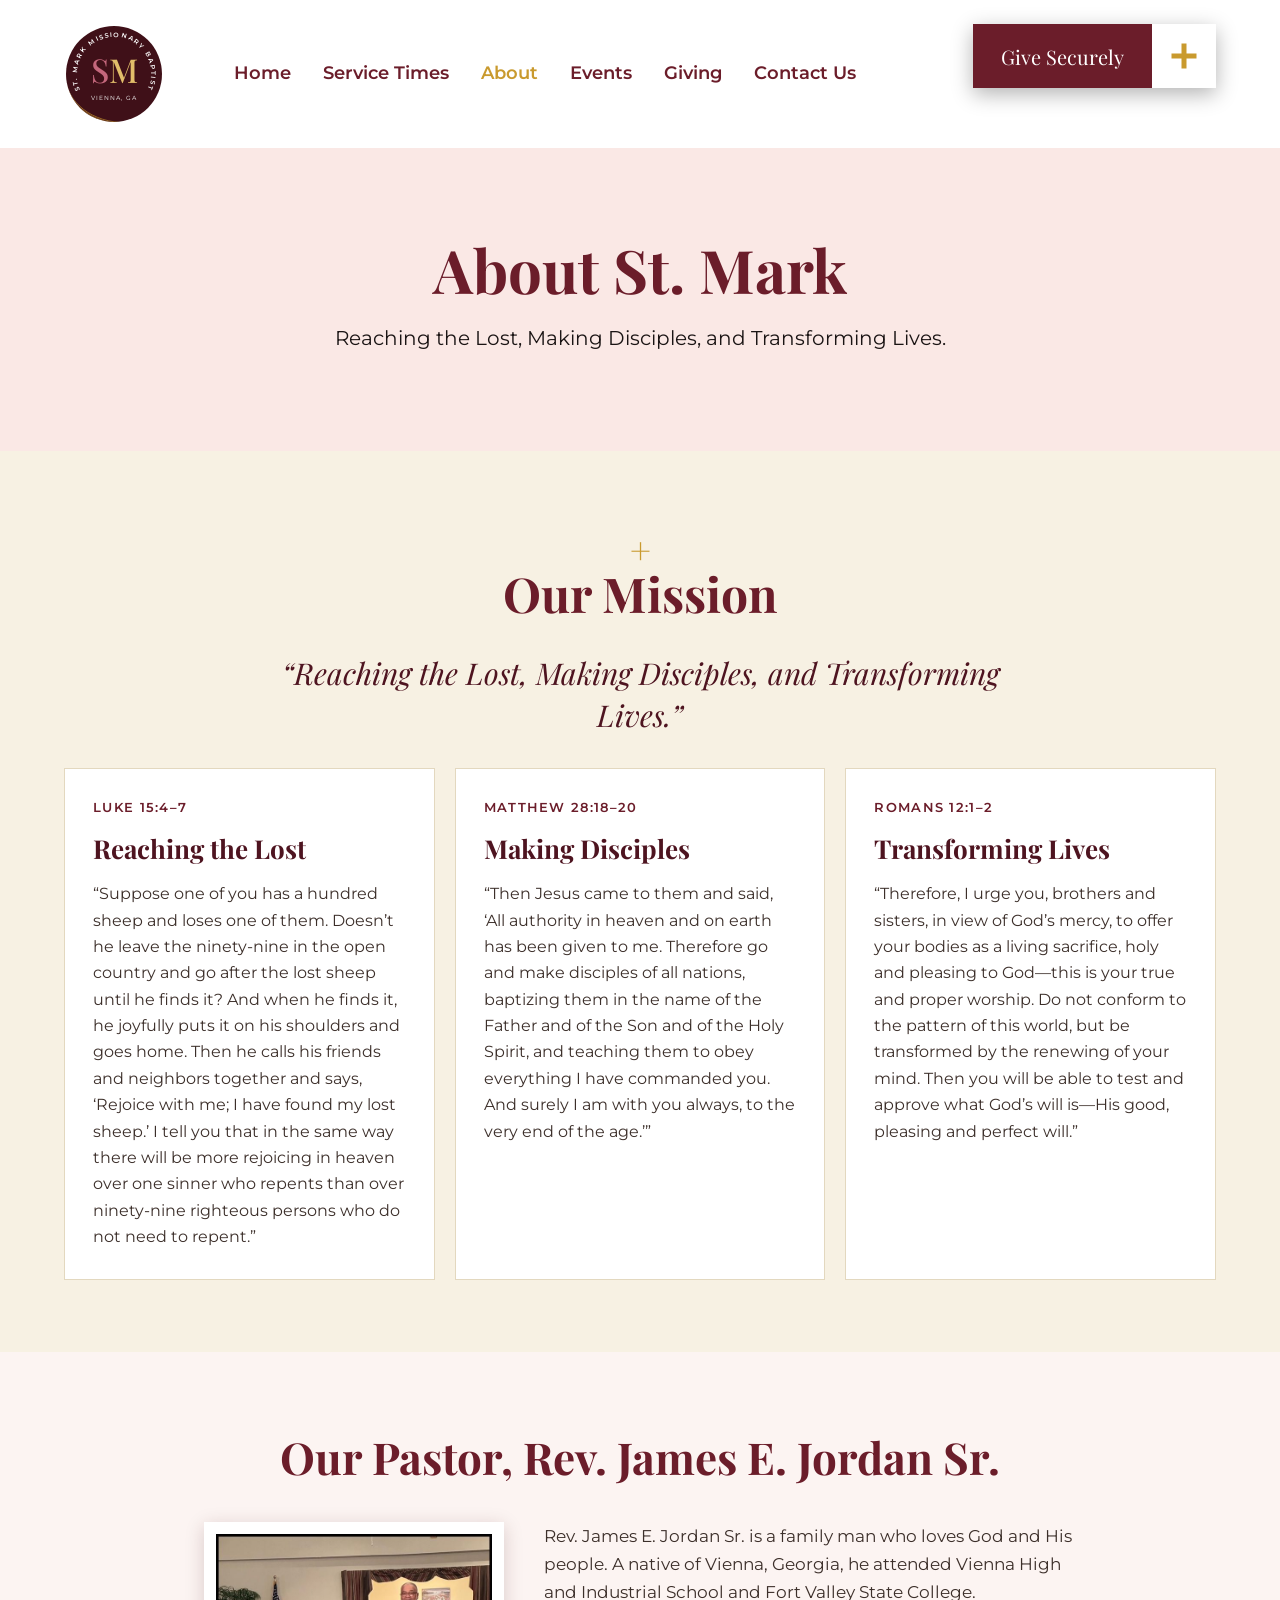
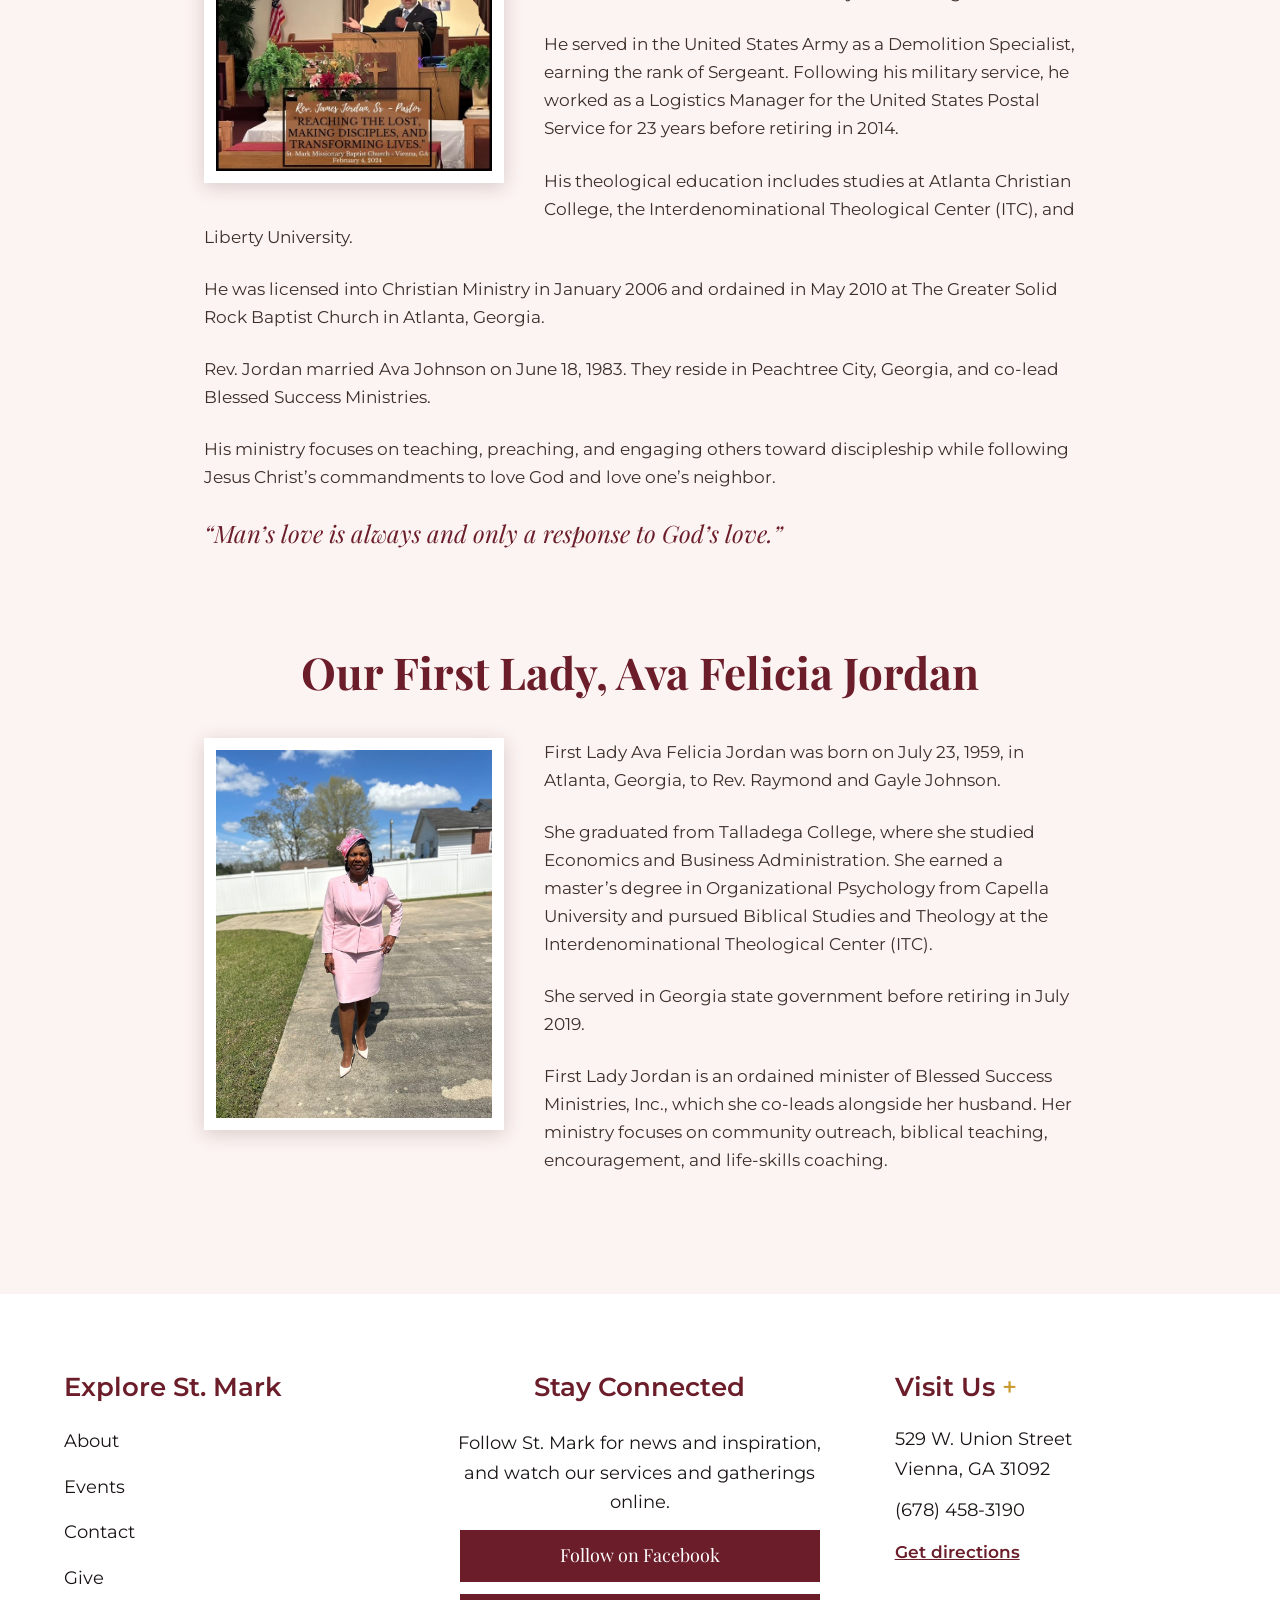
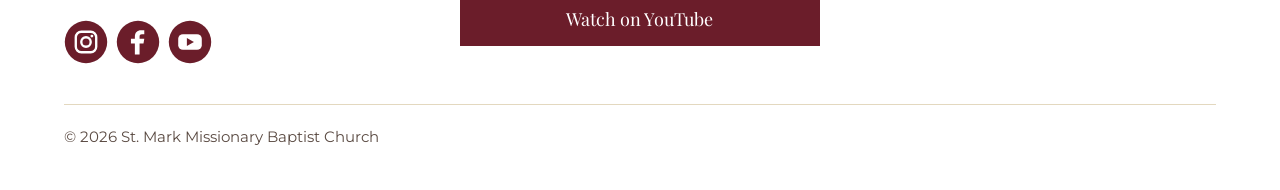
<file: about.html>
<!doctype html>
<html lang="en">
<head>
<meta charset="utf-8">
<meta name="viewport" content="width=device-width, initial-scale=1">
<title>About | St. Mark Missionary Baptist Church</title>
<meta name="description" content="St. Mark Missionary Baptist Church in Vienna, Georgia. Reaching the Lost, Making Disciples, and Transforming Lives.">
<link rel="icon" href="images/favicon.svg" type="image/svg+xml">
<link rel="preconnect" href="https://fonts.googleapis.com">
<link rel="stylesheet" href="https://fonts.googleapis.com/css2?family=Montserrat:wght@400;500;600&family=Playfair+Display:wght@500;700&display=swap">
<link rel="stylesheet" href="style.css?v=4">
</head>
<body>
<script>document.documentElement.className+=" js"</script>
<div style="font-family: 'Montserrat', system-ui, sans-serif; color: #1A1414; background: #F7F1E3; line-height: 1.65; font-size: 17px">

<div class="give-wrap" style="pointer-events: none; position: sticky; top: 0; z-index: 60; height: 0">
<div style="max-width: 1200px; margin: 0 auto; padding: 24px 24px 0; box-sizing: border-box; display: flex; justify-content: flex-end">
<a href="giving.html" style="pointer-events: auto; display: inline-flex; align-items: stretch; text-decoration: none; color: #FFFFFF; box-shadow: 0 6px 20px rgba(0,0,0,0.3)"><span style="display: flex; align-items: center; min-height: 64px; padding: 0 28px; box-sizing: border-box; background: #6B1D2A; font-family: 'Playfair Display', Georgia, serif; font-size: 20px">Give Securely</span><span aria-hidden="true" style="width: 64px; background: #FFFFFF; display: flex; align-items: center; justify-content: center"><svg viewBox="0 0 24 24" width="30" height="30"><path d="M12 2v20M2 12h20" stroke="#C99A2E" stroke-width="4" fill="none"/></svg></span></a>
</div>
</div>

<header style="background: #FFFFFF">
<div style="max-width: 1200px; margin: 0 auto; padding: 0 24px; box-sizing: border-box">
<nav style="display: flex; flex-wrap: wrap; align-items: center; justify-content: space-between; gap: 16px 32px; padding: 24px 0">
<a href="index.html" aria-label="St. Mark Missionary Baptist Church, home" style="flex: 0 0 auto; display: block">
<svg viewBox="0 0 200 200" width="100" height="100" aria-hidden="true" style="display: block"><defs><clipPath id="logoClip"><circle cx="100" cy="100" r="96"/></clipPath><path id="logoArc" d="M 47.7 152.3 A 74 74 0 1 1 152.3 152.3"/></defs><circle cx="100" cy="100" r="96" fill="#3F1018"/><g clip-path="url(#logoClip)" fill="none" stroke="#C99A2E" stroke-width="1.2"><path d="M4 120 C 20 175, 80 205, 150 196"/><path d="M4 128 C 24 180, 84 208, 156 200"/><path d="M4 136 C 28 186, 88 212, 162 204"/><path d="M4 144 C 32 192, 92 216, 168 208"/></g><text font-family="Montserrat, sans-serif" font-size="13" font-weight="600" letter-spacing="2.6" fill="#FFFFFF"><textPath href="#logoArc" startOffset="50%" text-anchor="middle">ST. MARK MISSIONARY BAPTIST</textPath></text><text x="100" y="118" text-anchor="middle" font-family="Playfair Display, Georgia, serif" font-size="66" font-weight="500"><tspan fill="#C4677C">S</tspan><tspan fill="#E2BE6A">M</tspan></text><text x="100" y="152" text-anchor="middle" font-family="Montserrat, sans-serif" font-size="11" letter-spacing="2" fill="#FFFFFF">VIENNA, GA</text></svg>
</a>
<div id="site-menu" class="nav-links" style="display: flex; flex-wrap: wrap; justify-content: center; gap: 4px 32px; font-weight: 600; font-size: 18px">
<a href="index.html" style="color: #6B1D2A; text-decoration: none; padding: 10px 0">Home</a>
<a href="index.html#times" style="color: #6B1D2A; text-decoration: none; padding: 10px 0">Service Times</a>
<a href="about.html" aria-current="page" style="color: #C99A2E; text-decoration: none; padding: 10px 0">About</a>
<a href="events.html" style="color: #6B1D2A; text-decoration: none; padding: 10px 0">Events</a>
<a href="giving.html" style="color: #6B1D2A; text-decoration: none; padding: 10px 0">Giving</a>
<a href="contact.html" style="color: #6B1D2A; text-decoration: none; padding: 10px 0">Contact Us</a>
</div>
<button class="menu-btn" type="button" aria-label="Menu" aria-expanded="false" aria-controls="site-menu"><span class="bars" aria-hidden="true"></span><span class="lbl">Menu</span></button>
<div aria-hidden="true" style="flex: 0 0 290px; height: 64px"></div>
</nav>
<a class="give-bar" href="giving.html">Give Securely</a>
</div>
<div style="background: #FAE8E5; padding: 88px 24px 96px">
<div style="max-width: 760px; margin: 0 auto; text-align: center; display: flex; flex-direction: column; gap: 20px; align-items: center">
<h1 style="margin: 0; font-family: 'Playfair Display', Georgia, serif; font-weight: 700; font-size: clamp(38px, 5.5vw, 60px); line-height: 1.1; color: #6B1D2A; text-wrap: balance">About St. Mark</h1>
<p style="margin: 0; font-size: 20px; color: #1A1414">Reaching the Lost, Making Disciples, and Transforming Lives.</p>
</div>
</div>
</header>

<section id="mission" style="padding: 80px 0 72px">
<div style="max-width: 1200px; margin: 0 auto; padding: 0 24px; box-sizing: border-box; display: flex; flex-direction: column; gap: 32px">
<h2 style="margin: 0; font-family: 'Playfair Display', Georgia, serif; font-weight: 700; font-size: clamp(34px, 4.5vw, 48px); line-height: 1.1; color: #6B1D2A; text-align: center"><span aria-hidden="true" style="display: block; color: #C99A2E; font-weight: 500; font-size: 36px; line-height: 1">+</span>Our Mission</h2>
<p style="margin: 0 auto; max-width: 760px; text-align: center; font-family: 'Playfair Display', Georgia, serif; font-style: italic; font-size: clamp(22px, 3vw, 30px); line-height: 1.4; color: #4E1420">&ldquo;Reaching the Lost, Making Disciples, and Transforming Lives.&rdquo;</p>
<div style="display: flex; flex-wrap: wrap; gap: 20px">
<div style="flex: 1 1 320px; min-width: 0; background: #FFFFFF; border: 1px solid #E3D8BF; padding: 28px; box-sizing: border-box; display: flex; flex-direction: column; gap: 10px">
<div style="font-size: 13px; font-weight: 600; letter-spacing: 0.1em; text-transform: uppercase; color: #6B1D2A">Luke 15:4&ndash;7</div>
<h3 style="margin: 0; font-family: 'Playfair Display', Georgia, serif; font-size: 26px; color: #4E1420">Reaching the Lost</h3>
<div style="color: #3C2F2A; font-size: 16px">&ldquo;Suppose one of you has a hundred sheep and loses one of them. Doesn&rsquo;t he leave the ninety-nine in the open country and go after the lost sheep until he finds it? And when he finds it, he joyfully puts it on his shoulders and goes home. Then he calls his friends and neighbors together and says, &lsquo;Rejoice with me; I have found my lost sheep.&rsquo; I tell you that in the same way there will be more rejoicing in heaven over one sinner who repents than over ninety-nine righteous persons who do not need to repent.&rdquo;</div>
</div>
<div style="flex: 1 1 320px; min-width: 0; background: #FFFFFF; border: 1px solid #E3D8BF; padding: 28px; box-sizing: border-box; display: flex; flex-direction: column; gap: 10px">
<div style="font-size: 13px; font-weight: 600; letter-spacing: 0.1em; text-transform: uppercase; color: #6B1D2A">Matthew 28:18&ndash;20</div>
<h3 style="margin: 0; font-family: 'Playfair Display', Georgia, serif; font-size: 26px; color: #4E1420">Making Disciples</h3>
<div style="color: #3C2F2A; font-size: 16px">&ldquo;Then Jesus came to them and said, &lsquo;All authority in heaven and on earth has been given to me. Therefore go and make disciples of all nations, baptizing them in the name of the Father and of the Son and of the Holy Spirit, and teaching them to obey everything I have commanded you. And surely I am with you always, to the very end of the age.&rsquo;&rdquo;</div>
</div>
<div style="flex: 1 1 320px; min-width: 0; background: #FFFFFF; border: 1px solid #E3D8BF; padding: 28px; box-sizing: border-box; display: flex; flex-direction: column; gap: 10px">
<div style="font-size: 13px; font-weight: 600; letter-spacing: 0.1em; text-transform: uppercase; color: #6B1D2A">Romans 12:1&ndash;2</div>
<h3 style="margin: 0; font-family: 'Playfair Display', Georgia, serif; font-size: 26px; color: #4E1420">Transforming Lives</h3>
<div style="color: #3C2F2A; font-size: 16px">&ldquo;Therefore, I urge you, brothers and sisters, in view of God&rsquo;s mercy, to offer your bodies as a living sacrifice, holy and pleasing to God&mdash;this is your true and proper worship. Do not conform to the pattern of this world, but be transformed by the renewing of your mind. Then you will be able to test and approve what God&rsquo;s will is&mdash;His good, pleasing and perfect will.&rdquo;</div>
</div>
</div>
</div>
</section>

<section id="pastor" style="background: #FCF4F2; padding: 80px 0 96px">
<div style="max-width: 920px; margin: 0 auto; padding: 0 24px; box-sizing: border-box; color: #3C2F2A">
<h2 style="margin: 0 0 40px; font-family: 'Playfair Display', Georgia, serif; font-weight: 700; font-size: clamp(30px, 4vw, 44px); line-height: 1.15; color: #6B1D2A; text-align: center; text-wrap: balance">Our Pastor, Rev. James E. Jordan Sr.</h2>
<figure style="float: left; width: 300px; max-width: 100%; margin: 0 40px 20px 0; padding: 12px; box-sizing: border-box; background: #FFFFFF; box-shadow: 0 4px 18px rgba(63, 16, 24, 0.18)"><img src="images/pastor-preaching.jpg" alt="Rev. James Jordan Sr. preaching from the pulpit at St. Mark" style="display: block; width: 100%; height: auto"></figure>
<p style="margin: 0 0 24px">Rev. James E. Jordan Sr. is a family man who loves God and His people. A native of Vienna, Georgia, he attended Vienna High and Industrial School and Fort Valley State College.</p>
<p style="margin: 0 0 24px">He served in the United States Army as a Demolition Specialist, earning the rank of Sergeant. Following his military service, he worked as a Logistics Manager for the United States Postal Service for 23 years before retiring in 2014.</p>
<p style="margin: 0 0 24px">His theological education includes studies at Atlanta Christian College, the Interdenominational Theological Center (ITC), and Liberty University.</p>
<p style="margin: 0 0 24px">He was licensed into Christian Ministry in January 2006 and ordained in May 2010 at The Greater Solid Rock Baptist Church in Atlanta, Georgia.</p>
<p style="margin: 0 0 24px; clear: both">Rev. Jordan married Ava Johnson on June 18, 1983. They reside in Peachtree City, Georgia, and co-lead Blessed Success Ministries.</p>
<p style="margin: 0 0 24px">His ministry focuses on teaching, preaching, and engaging others toward discipleship while following Jesus Christ&rsquo;s commandments to love God and love one&rsquo;s neighbor.</p>
<p style="margin: 0; font-family: 'Playfair Display', Georgia, serif; font-size: 24px; line-height: 1.5; color: #6B1D2A; font-style: italic">&ldquo;Man&rsquo;s love is always and only a response to God&rsquo;s love.&rdquo;</p>

<h2 style="margin: 96px 0 40px; font-family: 'Playfair Display', Georgia, serif; font-weight: 700; font-size: clamp(30px, 4vw, 44px); line-height: 1.15; color: #6B1D2A; text-align: center; text-wrap: balance">Our First Lady, Ava Felicia Jordan</h2>
<figure style="float: left; width: 300px; max-width: 100%; margin: 0 40px 20px 0; padding: 12px; box-sizing: border-box; background: #FFFFFF; box-shadow: 0 4px 18px rgba(63, 16, 24, 0.18)"><img src="images/first-lady.jpg" alt="First Lady Ava Jordan standing outdoors in a pink suit and pink hat" style="display: block; width: 100%; height: auto"></figure>
<p style="margin: 0 0 24px">First Lady Ava Felicia Jordan was born on July 23, 1959, in Atlanta, Georgia, to Rev. Raymond and Gayle Johnson.</p>
<p style="margin: 0 0 24px">She graduated from Talladega College, where she studied Economics and Business Administration. She earned a master&rsquo;s degree in Organizational Psychology from Capella University and pursued Biblical Studies and Theology at the Interdenominational Theological Center (ITC).</p>
<p style="margin: 0 0 24px">She served in Georgia state government before retiring in July 2019.</p>
<p style="margin: 0 0 24px">First Lady Jordan is an ordained minister of Blessed Success Ministries, Inc., which she co-leads alongside her husband. Her ministry focuses on community outreach, biblical teaching, encouragement, and life-skills coaching.</p>
<div style="clear: both"></div>
</div>
</section>

<footer style="background: #FFFFFF; color: #1A1414; padding: 72px 0 40px">
<div style="max-width: 1200px; margin: 0 auto; padding: 0 24px; box-sizing: border-box; display: flex; flex-direction: column; gap: 40px">
<div style="display: flex; flex-wrap: wrap; gap: 40px 64px">
<div style="flex: 1 1 240px; min-width: 0; display: flex; flex-direction: column; gap: 4px">
<div style="font-weight: 600; font-size: 26px; color: #6B1D2A; padding-bottom: 8px">Explore St. Mark</div>
<a href="about.html" style="color: #1A1414; text-decoration: none; padding: 6px 0; font-size: 18px">About</a>
<a href="events.html" style="color: #1A1414; text-decoration: none; padding: 6px 0; font-size: 18px">Events</a>
<a href="contact.html" style="color: #1A1414; text-decoration: none; padding: 6px 0; font-size: 18px">Contact</a>
<a href="giving.html" style="color: #1A1414; text-decoration: none; padding: 6px 0; font-size: 18px">Give</a>
<div style="display: flex; gap: 8px; padding-top: 16px">
<a href="https://www.instagram.com/stmarkmissionarybaptistchurch/" aria-label="St. Mark on Instagram" style="display: block; width: 44px; height: 44px"><svg viewBox="0 0 56 56" width="44" height="44" aria-hidden="true"><circle cx="28" cy="28" r="27" fill="#6B1D2A"/><rect x="15" y="15" width="26" height="26" rx="7" fill="none" stroke="#FFFFFF" stroke-width="3"/><circle cx="28" cy="28" r="6" fill="none" stroke="#FFFFFF" stroke-width="3"/><circle cx="35.5" cy="20.5" r="1.8" fill="#FFFFFF"/></svg></a>
<a href="https://www.facebook.com/profile.php?id=61590304181122" aria-label="St. Mark on Facebook" style="display: block; width: 44px; height: 44px"><svg viewBox="0 0 56 56" width="44" height="44" aria-hidden="true"><circle cx="28" cy="28" r="27" fill="#6B1D2A"/><path d="M30 44V30h5l1-6h-6v-3c0-2 1-3 3-3h3v-5h-4c-5 0-8 3-8 8v3h-5v6h5v14z" fill="#FFFFFF"/></svg></a>
<a href="https://www.youtube.com/@StMarkMissionaryBaptistChurch1" aria-label="St. Mark on YouTube" style="display: block; width: 44px; height: 44px"><svg viewBox="0 0 56 56" width="44" height="44" aria-hidden="true"><circle cx="28" cy="28" r="27" fill="#6B1D2A"/><rect x="13" y="18" width="30" height="20" rx="6" fill="#FFFFFF"/><path d="M24 23l9 5-9 5z" fill="#6B1D2A"/></svg></a>
</div>
</div>
<div style="flex: 1 1 300px; min-width: 0; display: flex; flex-direction: column; align-items: center; gap: 12px; text-align: center">
<div style="font-weight: 600; font-size: 26px; color: #6B1D2A; padding-bottom: 8px">Stay Connected</div>
<p style="margin: 0; font-size: 18px">Follow St. Mark for news and inspiration, and watch our services and gatherings online.</p>
<a href="https://www.facebook.com/profile.php?id=61590304181122" style="display: flex; align-items: center; justify-content: center; width: 100%; max-width: 360px; min-height: 52px; box-sizing: border-box; background: #6B1D2A; color: #FFFFFF; font-family: 'Playfair Display', Georgia, serif; font-size: 18px; text-decoration: none">Follow on Facebook</a>
<a href="https://www.youtube.com/@StMarkMissionaryBaptistChurch1" style="display: flex; align-items: center; justify-content: center; width: 100%; max-width: 360px; min-height: 52px; box-sizing: border-box; background: #6B1D2A; color: #FFFFFF; font-family: 'Playfair Display', Georgia, serif; font-size: 18px; text-decoration: none">Watch on YouTube</a>
</div>
<div style="flex: 1 1 240px; min-width: 0; display: flex; flex-direction: column; gap: 12px">
<div style="font-weight: 600; font-size: 26px; color: #6B1D2A; padding-bottom: 4px">Visit Us <span aria-hidden="true" style="color: #C99A2E; font-weight: 500">+</span></div>
<div style="font-size: 18px">529 W. Union Street<br>Vienna, GA 31092</div>
<div style="font-size: 18px">(678) 458-3190</div>
<div><a href="https://www.google.com/maps/search/?api=1&amp;query=529+W.+Union+Street+Vienna+GA+31092" style="font-weight: 600">Get directions</a></div>
</div>
</div>
<div style="border-top: 1px solid #E3D8BF; padding-top: 20px; color: #5A4A42; font-size: 15px">&copy; 2026 St. Mark Missionary Baptist Church</div>
</div>
</footer>

</div>
<button class="to-top" type="button" aria-label="Back to top"><svg viewBox="0 0 24 24" width="28" height="28" aria-hidden="true"><path d="M4 16l8-8 8 8" stroke="#fff" stroke-width="3" fill="none"/></svg></button>
<script src="script.js?v=4"></script>
</body>
</html>
</file>
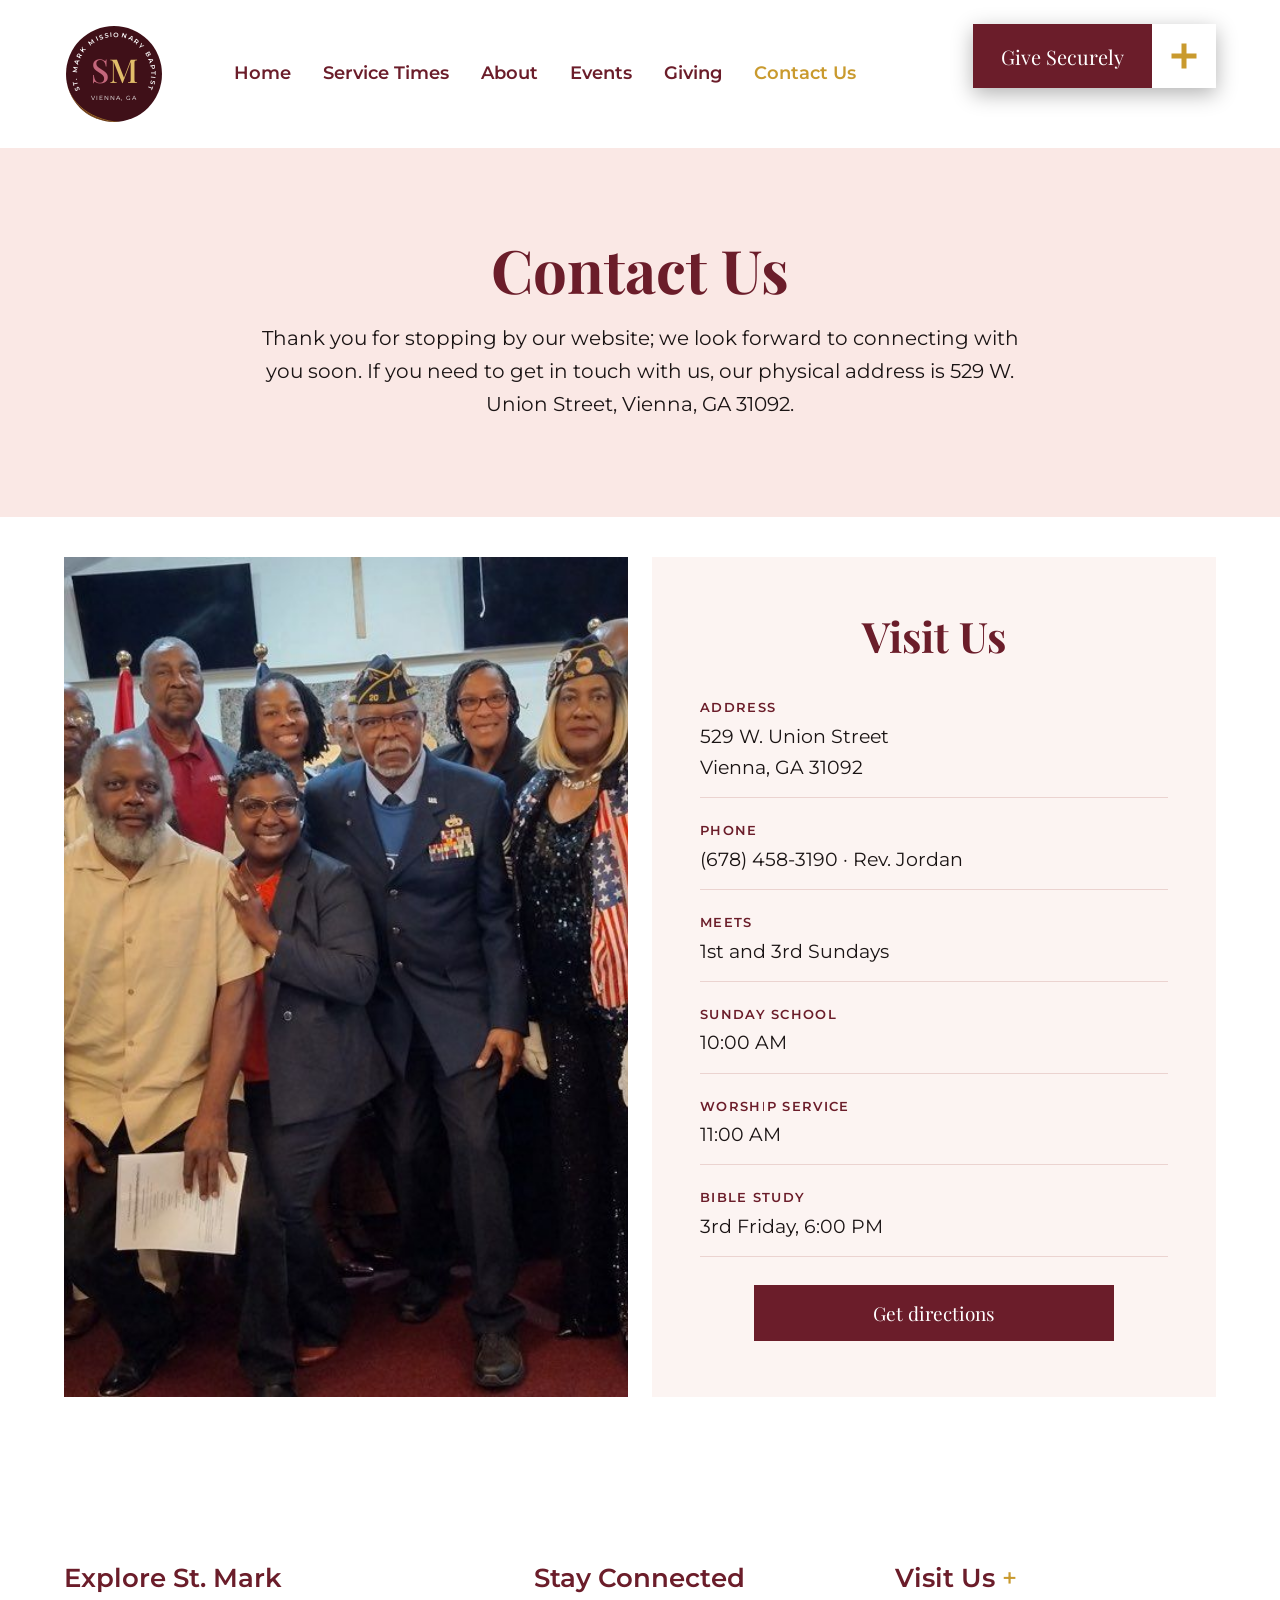
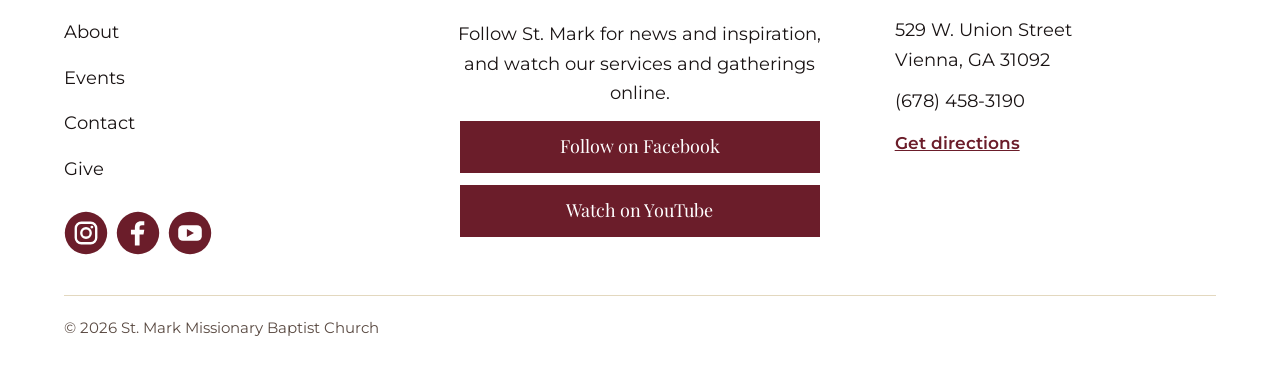
<file: contact.html>
<!doctype html>
<html lang="en">
<head>
<meta charset="utf-8">
<meta name="viewport" content="width=device-width, initial-scale=1">
<title>Contact Us | St. Mark Missionary Baptist Church</title>
<meta name="description" content="St. Mark Missionary Baptist Church in Vienna, Georgia. Reaching the Lost, Making Disciples, and Transforming Lives.">
<link rel="icon" href="images/favicon.svg" type="image/svg+xml">
<link rel="preconnect" href="https://fonts.googleapis.com">
<link rel="stylesheet" href="https://fonts.googleapis.com/css2?family=Montserrat:wght@400;500;600&family=Playfair+Display:wght@500;700&display=swap">
<link rel="stylesheet" href="style.css?v=4">
</head>
<body>
<script>document.documentElement.className+=" js"</script>
<div style="font-family: 'Montserrat', system-ui, sans-serif; color: #1A1414; background: #F7F1E3; line-height: 1.65; font-size: 17px">

<div class="give-wrap" style="pointer-events: none; position: sticky; top: 0; z-index: 60; height: 0">
<div style="max-width: 1200px; margin: 0 auto; padding: 24px 24px 0; box-sizing: border-box; display: flex; justify-content: flex-end">
<a href="giving.html" style="pointer-events: auto; display: inline-flex; align-items: stretch; text-decoration: none; color: #FFFFFF; box-shadow: 0 6px 20px rgba(0,0,0,0.3)"><span style="display: flex; align-items: center; min-height: 64px; padding: 0 28px; box-sizing: border-box; background: #6B1D2A; font-family: 'Playfair Display', Georgia, serif; font-size: 20px">Give Securely</span><span aria-hidden="true" style="width: 64px; background: #FFFFFF; display: flex; align-items: center; justify-content: center"><svg viewBox="0 0 24 24" width="30" height="30"><path d="M12 2v20M2 12h20" stroke="#C99A2E" stroke-width="4" fill="none"/></svg></span></a>
</div>
</div>

<header style="background: #FFFFFF">
<div style="max-width: 1200px; margin: 0 auto; padding: 0 24px; box-sizing: border-box">
<nav style="display: flex; flex-wrap: wrap; align-items: center; justify-content: space-between; gap: 16px 32px; padding: 24px 0">
<a href="index.html" aria-label="St. Mark Missionary Baptist Church, home" style="flex: 0 0 auto; display: block">
<svg viewBox="0 0 200 200" width="100" height="100" aria-hidden="true" style="display: block"><defs><clipPath id="logoClip"><circle cx="100" cy="100" r="96"/></clipPath><path id="logoArc" d="M 47.7 152.3 A 74 74 0 1 1 152.3 152.3"/></defs><circle cx="100" cy="100" r="96" fill="#3F1018"/><g clip-path="url(#logoClip)" fill="none" stroke="#C99A2E" stroke-width="1.2"><path d="M4 120 C 20 175, 80 205, 150 196"/><path d="M4 128 C 24 180, 84 208, 156 200"/><path d="M4 136 C 28 186, 88 212, 162 204"/><path d="M4 144 C 32 192, 92 216, 168 208"/></g><text font-family="Montserrat, sans-serif" font-size="13" font-weight="600" letter-spacing="2.6" fill="#FFFFFF"><textPath href="#logoArc" startOffset="50%" text-anchor="middle">ST. MARK MISSIONARY BAPTIST</textPath></text><text x="100" y="118" text-anchor="middle" font-family="Playfair Display, Georgia, serif" font-size="66" font-weight="500"><tspan fill="#C4677C">S</tspan><tspan fill="#E2BE6A">M</tspan></text><text x="100" y="152" text-anchor="middle" font-family="Montserrat, sans-serif" font-size="11" letter-spacing="2" fill="#FFFFFF">VIENNA, GA</text></svg>
</a>
<div id="site-menu" class="nav-links" style="display: flex; flex-wrap: wrap; justify-content: center; gap: 4px 32px; font-weight: 600; font-size: 18px">
<a href="index.html" style="color: #6B1D2A; text-decoration: none; padding: 10px 0">Home</a>
<a href="index.html#times" style="color: #6B1D2A; text-decoration: none; padding: 10px 0">Service Times</a>
<a href="about.html" style="color: #6B1D2A; text-decoration: none; padding: 10px 0">About</a>
<a href="events.html" style="color: #6B1D2A; text-decoration: none; padding: 10px 0">Events</a>
<a href="giving.html" style="color: #6B1D2A; text-decoration: none; padding: 10px 0">Giving</a>
<a href="contact.html" aria-current="page" style="color: #C99A2E; text-decoration: none; padding: 10px 0">Contact Us</a>
</div>
<button class="menu-btn" type="button" aria-label="Menu" aria-expanded="false" aria-controls="site-menu"><span class="bars" aria-hidden="true"></span><span class="lbl">Menu</span></button>
<div aria-hidden="true" style="flex: 0 0 290px; height: 64px"></div>
</nav>
<a class="give-bar" href="giving.html">Give Securely</a>
</div>
<div style="background: #FAE8E5; padding: 88px 24px 96px">
<div style="max-width: 760px; margin: 0 auto; text-align: center; display: flex; flex-direction: column; gap: 20px; align-items: center">
<h1 style="margin: 0; font-family: 'Playfair Display', Georgia, serif; font-weight: 700; font-size: clamp(38px, 5.5vw, 60px); line-height: 1.1; color: #6B1D2A; text-wrap: balance">Contact Us</h1>
<p style="margin: 0; font-size: 20px; color: #1A1414">Thank you for stopping by our website; we look forward to connecting with you soon. If you need to get in touch with us, our physical address is 529 W. Union Street, Vienna, GA 31092.</p>
</div>
</div>
</header>


<section style="background: #FFFFFF; padding: 40px 0 88px">
<div style="max-width: 1200px; margin: 0 auto; padding: 0 24px; box-sizing: border-box; display: flex; flex-wrap: wrap; gap: 24px">
<div style="flex: 1 1 420px; min-width: 0"><img src="images/congregation-group.jpg" alt="Members of St. Mark gathered together for a group photo" style="display: block; width: 100%; height: 100%; min-height: 360px; object-fit: cover"></div>
<div style="flex: 1 1 420px; min-width: 0; background: #FCF4F2; padding: 56px 48px; box-sizing: border-box; display: flex; flex-direction: column; gap: 8px">
<h2 style="margin: 0 0 16px; font-family: 'Playfair Display', Georgia, serif; font-weight: 700; font-size: clamp(32px, 4vw, 42px); line-height: 1.1; color: #6B1D2A; text-align: center">Visit Us</h2>
<div style="padding: 14px 0; border-bottom: 1px solid #EBD3D0"><div style="font-size: 13px; font-weight: 600; letter-spacing: 0.1em; text-transform: uppercase; color: #6B1D2A">Address</div><div style="font-size: 19px; padding-top: 2px">529 W. Union Street<br>Vienna, GA 31092</div></div>
<div style="padding: 14px 0; border-bottom: 1px solid #EBD3D0"><div style="font-size: 13px; font-weight: 600; letter-spacing: 0.1em; text-transform: uppercase; color: #6B1D2A">Phone</div><div style="font-size: 19px; padding-top: 2px">(678) 458-3190 &middot; Rev. Jordan</div></div>
<div style="padding: 14px 0; border-bottom: 1px solid #EBD3D0"><div style="font-size: 13px; font-weight: 600; letter-spacing: 0.1em; text-transform: uppercase; color: #6B1D2A">Meets</div><div style="font-size: 19px; padding-top: 2px">1st and 3rd Sundays</div></div>
<div style="padding: 14px 0; border-bottom: 1px solid #EBD3D0"><div style="font-size: 13px; font-weight: 600; letter-spacing: 0.1em; text-transform: uppercase; color: #6B1D2A">Sunday School</div><div style="font-size: 19px; padding-top: 2px">10:00 AM</div></div>
<div style="padding: 14px 0; border-bottom: 1px solid #EBD3D0"><div style="font-size: 13px; font-weight: 600; letter-spacing: 0.1em; text-transform: uppercase; color: #6B1D2A">Worship Service</div><div style="font-size: 19px; padding-top: 2px">11:00 AM</div></div>
<div style="padding: 14px 0; border-bottom: 1px solid #EBD3D0"><div style="font-size: 13px; font-weight: 600; letter-spacing: 0.1em; text-transform: uppercase; color: #6B1D2A">Bible Study</div><div style="font-size: 19px; padding-top: 2px">3rd Friday, 6:00 PM</div></div>

<div style="padding-top: 20px; text-align: center"><a class="btn-big" href="https://www.google.com/maps/search/?api=1&amp;query=529+W.+Union+Street+Vienna+GA+31092" style="display: inline-flex; align-items: center; justify-content: center; min-height: 56px; width: 100%; max-width: 360px; box-sizing: border-box; background: #6B1D2A; color: #FFFFFF; font-family: 'Playfair Display', Georgia, serif; font-size: 19px; text-decoration: none">Get directions</a></div>
</div>
</div>
</section>

<footer style="background: #FFFFFF; color: #1A1414; padding: 72px 0 40px">
<div style="max-width: 1200px; margin: 0 auto; padding: 0 24px; box-sizing: border-box; display: flex; flex-direction: column; gap: 40px">
<div style="display: flex; flex-wrap: wrap; gap: 40px 64px">
<div style="flex: 1 1 240px; min-width: 0; display: flex; flex-direction: column; gap: 4px">
<div style="font-weight: 600; font-size: 26px; color: #6B1D2A; padding-bottom: 8px">Explore St. Mark</div>
<a href="about.html" style="color: #1A1414; text-decoration: none; padding: 6px 0; font-size: 18px">About</a>
<a href="events.html" style="color: #1A1414; text-decoration: none; padding: 6px 0; font-size: 18px">Events</a>
<a href="contact.html" style="color: #1A1414; text-decoration: none; padding: 6px 0; font-size: 18px">Contact</a>
<a href="giving.html" style="color: #1A1414; text-decoration: none; padding: 6px 0; font-size: 18px">Give</a>
<div style="display: flex; gap: 8px; padding-top: 16px">
<a href="https://www.instagram.com/stmarkmissionarybaptistchurch/" aria-label="St. Mark on Instagram" style="display: block; width: 44px; height: 44px"><svg viewBox="0 0 56 56" width="44" height="44" aria-hidden="true"><circle cx="28" cy="28" r="27" fill="#6B1D2A"/><rect x="15" y="15" width="26" height="26" rx="7" fill="none" stroke="#FFFFFF" stroke-width="3"/><circle cx="28" cy="28" r="6" fill="none" stroke="#FFFFFF" stroke-width="3"/><circle cx="35.5" cy="20.5" r="1.8" fill="#FFFFFF"/></svg></a>
<a href="https://www.facebook.com/profile.php?id=61590304181122" aria-label="St. Mark on Facebook" style="display: block; width: 44px; height: 44px"><svg viewBox="0 0 56 56" width="44" height="44" aria-hidden="true"><circle cx="28" cy="28" r="27" fill="#6B1D2A"/><path d="M30 44V30h5l1-6h-6v-3c0-2 1-3 3-3h3v-5h-4c-5 0-8 3-8 8v3h-5v6h5v14z" fill="#FFFFFF"/></svg></a>
<a href="https://www.youtube.com/@StMarkMissionaryBaptistChurch1" aria-label="St. Mark on YouTube" style="display: block; width: 44px; height: 44px"><svg viewBox="0 0 56 56" width="44" height="44" aria-hidden="true"><circle cx="28" cy="28" r="27" fill="#6B1D2A"/><rect x="13" y="18" width="30" height="20" rx="6" fill="#FFFFFF"/><path d="M24 23l9 5-9 5z" fill="#6B1D2A"/></svg></a>
</div>
</div>
<div style="flex: 1 1 300px; min-width: 0; display: flex; flex-direction: column; align-items: center; gap: 12px; text-align: center">
<div style="font-weight: 600; font-size: 26px; color: #6B1D2A; padding-bottom: 8px">Stay Connected</div>
<p style="margin: 0; font-size: 18px">Follow St. Mark for news and inspiration, and watch our services and gatherings online.</p>
<a href="https://www.facebook.com/profile.php?id=61590304181122" style="display: flex; align-items: center; justify-content: center; width: 100%; max-width: 360px; min-height: 52px; box-sizing: border-box; background: #6B1D2A; color: #FFFFFF; font-family: 'Playfair Display', Georgia, serif; font-size: 18px; text-decoration: none">Follow on Facebook</a>
<a href="https://www.youtube.com/@StMarkMissionaryBaptistChurch1" style="display: flex; align-items: center; justify-content: center; width: 100%; max-width: 360px; min-height: 52px; box-sizing: border-box; background: #6B1D2A; color: #FFFFFF; font-family: 'Playfair Display', Georgia, serif; font-size: 18px; text-decoration: none">Watch on YouTube</a>
</div>
<div style="flex: 1 1 240px; min-width: 0; display: flex; flex-direction: column; gap: 12px">
<div style="font-weight: 600; font-size: 26px; color: #6B1D2A; padding-bottom: 4px">Visit Us <span aria-hidden="true" style="color: #C99A2E; font-weight: 500">+</span></div>
<div style="font-size: 18px">529 W. Union Street<br>Vienna, GA 31092</div>
<div style="font-size: 18px">(678) 458-3190</div>
<div><a href="https://www.google.com/maps/search/?api=1&amp;query=529+W.+Union+Street+Vienna+GA+31092" style="font-weight: 600">Get directions</a></div>
</div>
</div>
<div style="border-top: 1px solid #E3D8BF; padding-top: 20px; color: #5A4A42; font-size: 15px">&copy; 2026 St. Mark Missionary Baptist Church</div>
</div>
</footer>

</div>
<button class="to-top" type="button" aria-label="Back to top"><svg viewBox="0 0 24 24" width="28" height="28" aria-hidden="true"><path d="M4 16l8-8 8 8" stroke="#fff" stroke-width="3" fill="none"/></svg></button>
<script src="script.js?v=4"></script>
</body>
</html>
</file>
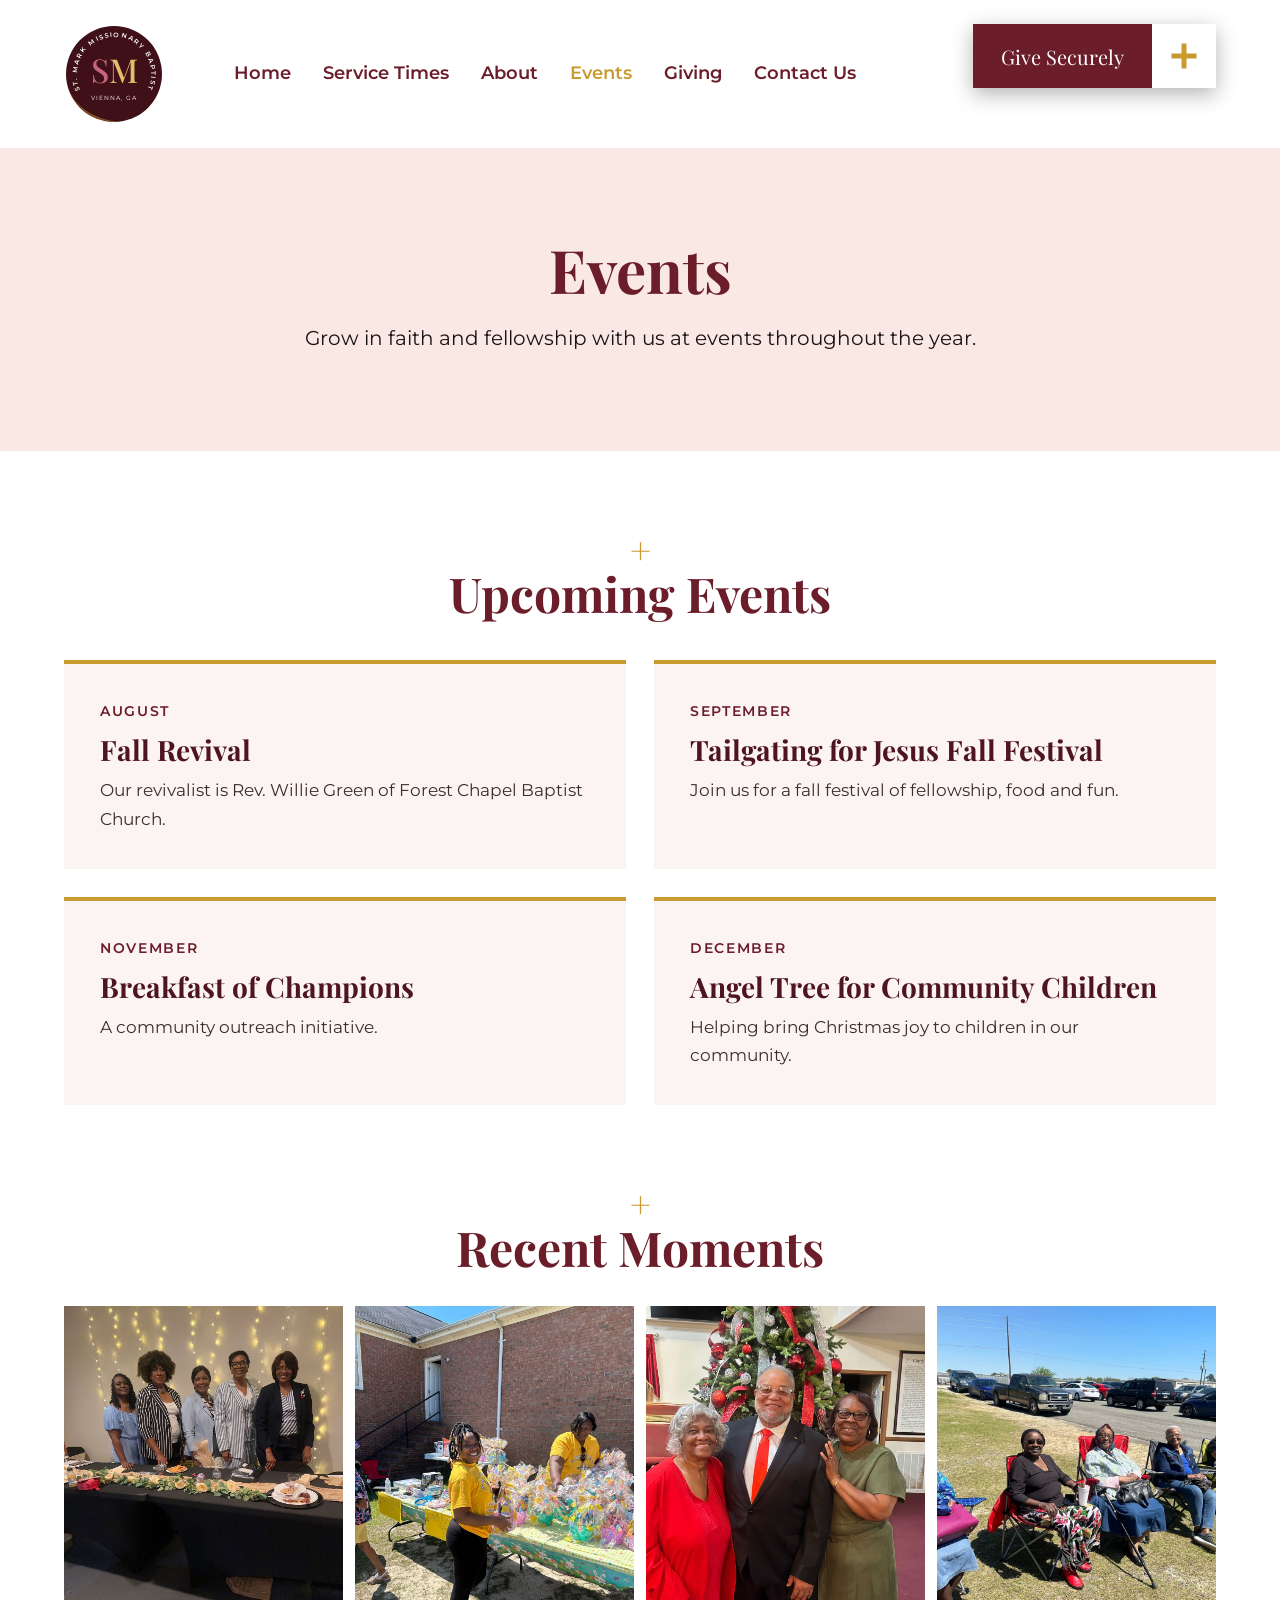
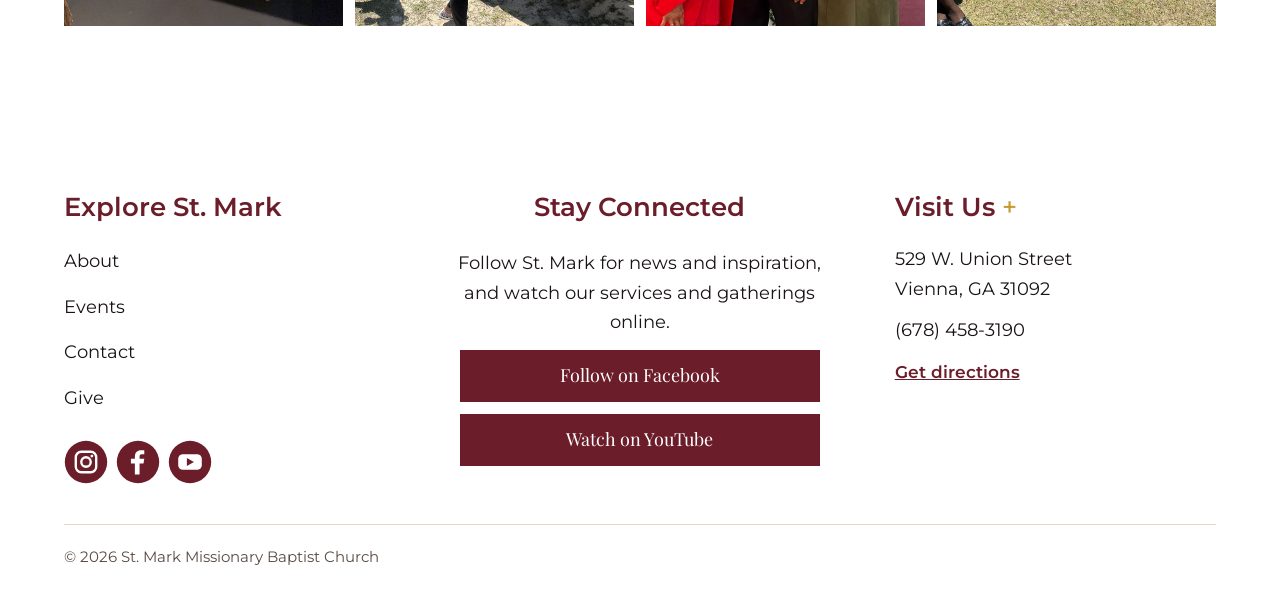
<file: events.html>
<!doctype html>
<html lang="en">
<head>
<meta charset="utf-8">
<meta name="viewport" content="width=device-width, initial-scale=1">
<title>Events | St. Mark Missionary Baptist Church</title>
<meta name="description" content="St. Mark Missionary Baptist Church in Vienna, Georgia. Reaching the Lost, Making Disciples, and Transforming Lives.">
<link rel="icon" href="images/favicon.svg" type="image/svg+xml">
<link rel="preconnect" href="https://fonts.googleapis.com">
<link rel="stylesheet" href="https://fonts.googleapis.com/css2?family=Montserrat:wght@400;500;600&family=Playfair+Display:wght@500;700&display=swap">
<link rel="stylesheet" href="style.css?v=4">
</head>
<body>
<script>document.documentElement.className+=" js"</script>
<div style="font-family: 'Montserrat', system-ui, sans-serif; color: #1A1414; background: #F7F1E3; line-height: 1.65; font-size: 17px">

<div class="give-wrap" style="pointer-events: none; position: sticky; top: 0; z-index: 60; height: 0">
<div style="max-width: 1200px; margin: 0 auto; padding: 24px 24px 0; box-sizing: border-box; display: flex; justify-content: flex-end">
<a href="giving.html" style="pointer-events: auto; display: inline-flex; align-items: stretch; text-decoration: none; color: #FFFFFF; box-shadow: 0 6px 20px rgba(0,0,0,0.3)"><span style="display: flex; align-items: center; min-height: 64px; padding: 0 28px; box-sizing: border-box; background: #6B1D2A; font-family: 'Playfair Display', Georgia, serif; font-size: 20px">Give Securely</span><span aria-hidden="true" style="width: 64px; background: #FFFFFF; display: flex; align-items: center; justify-content: center"><svg viewBox="0 0 24 24" width="30" height="30"><path d="M12 2v20M2 12h20" stroke="#C99A2E" stroke-width="4" fill="none"/></svg></span></a>
</div>
</div>

<header style="background: #FFFFFF">
<div style="max-width: 1200px; margin: 0 auto; padding: 0 24px; box-sizing: border-box">
<nav style="display: flex; flex-wrap: wrap; align-items: center; justify-content: space-between; gap: 16px 32px; padding: 24px 0">
<a href="index.html" aria-label="St. Mark Missionary Baptist Church, home" style="flex: 0 0 auto; display: block">
<svg viewBox="0 0 200 200" width="100" height="100" aria-hidden="true" style="display: block"><defs><clipPath id="logoClip"><circle cx="100" cy="100" r="96"/></clipPath><path id="logoArc" d="M 47.7 152.3 A 74 74 0 1 1 152.3 152.3"/></defs><circle cx="100" cy="100" r="96" fill="#3F1018"/><g clip-path="url(#logoClip)" fill="none" stroke="#C99A2E" stroke-width="1.2"><path d="M4 120 C 20 175, 80 205, 150 196"/><path d="M4 128 C 24 180, 84 208, 156 200"/><path d="M4 136 C 28 186, 88 212, 162 204"/><path d="M4 144 C 32 192, 92 216, 168 208"/></g><text font-family="Montserrat, sans-serif" font-size="13" font-weight="600" letter-spacing="2.6" fill="#FFFFFF"><textPath href="#logoArc" startOffset="50%" text-anchor="middle">ST. MARK MISSIONARY BAPTIST</textPath></text><text x="100" y="118" text-anchor="middle" font-family="Playfair Display, Georgia, serif" font-size="66" font-weight="500"><tspan fill="#C4677C">S</tspan><tspan fill="#E2BE6A">M</tspan></text><text x="100" y="152" text-anchor="middle" font-family="Montserrat, sans-serif" font-size="11" letter-spacing="2" fill="#FFFFFF">VIENNA, GA</text></svg>
</a>
<div id="site-menu" class="nav-links" style="display: flex; flex-wrap: wrap; justify-content: center; gap: 4px 32px; font-weight: 600; font-size: 18px">
<a href="index.html" style="color: #6B1D2A; text-decoration: none; padding: 10px 0">Home</a>
<a href="index.html#times" style="color: #6B1D2A; text-decoration: none; padding: 10px 0">Service Times</a>
<a href="about.html" style="color: #6B1D2A; text-decoration: none; padding: 10px 0">About</a>
<a href="events.html" aria-current="page" style="color: #C99A2E; text-decoration: none; padding: 10px 0">Events</a>
<a href="giving.html" style="color: #6B1D2A; text-decoration: none; padding: 10px 0">Giving</a>
<a href="contact.html" style="color: #6B1D2A; text-decoration: none; padding: 10px 0">Contact Us</a>
</div>
<button class="menu-btn" type="button" aria-label="Menu" aria-expanded="false" aria-controls="site-menu"><span class="bars" aria-hidden="true"></span><span class="lbl">Menu</span></button>
<div aria-hidden="true" style="flex: 0 0 290px; height: 64px"></div>
</nav>
<a class="give-bar" href="giving.html">Give Securely</a>
</div>
<div style="background: #FAE8E5; padding: 88px 24px 96px">
<div style="max-width: 760px; margin: 0 auto; text-align: center; display: flex; flex-direction: column; gap: 20px; align-items: center">
<h1 style="margin: 0; font-family: 'Playfair Display', Georgia, serif; font-weight: 700; font-size: clamp(38px, 5.5vw, 60px); line-height: 1.1; color: #6B1D2A; text-wrap: balance">Events</h1>
<p style="margin: 0; font-size: 20px; color: #1A1414">Grow in faith and fellowship with us at events throughout the year.</p>
</div>
</div>
</header>


<section style="background: #FFFFFF; padding: 80px 0 40px">
<div style="max-width: 1200px; margin: 0 auto; padding: 0 24px; box-sizing: border-box; display: flex; flex-direction: column; gap: 40px">
<h2 style="margin: 0; font-family: 'Playfair Display', Georgia, serif; font-weight: 700; font-size: clamp(34px, 4.5vw, 48px); line-height: 1.1; color: #6B1D2A; text-align: center"><span aria-hidden="true" style="display: block; color: #C99A2E; font-weight: 500; font-size: 36px; line-height: 1">+</span>Upcoming Events</h2>
<div style="display: flex; flex-wrap: wrap; gap: 28px">
<div style="flex: 1 1 460px; min-width: 0; background: #FCF4F2; padding: 36px; box-sizing: border-box; display: flex; flex-direction: column; gap: 10px; border-top: 4px solid #C99A2E">
<div style="font-size: 14px; font-weight: 600; letter-spacing: 0.12em; text-transform: uppercase; color: #6B1D2A">August</div>
<h3 style="margin: 0; font-family: 'Playfair Display', Georgia, serif; font-size: 28px; line-height: 1.2; color: #4E1420">Fall Revival</h3>
<p style="margin: 0; color: #3C2F2A">Our revivalist is Rev. Willie Green of Forest Chapel Baptist Church.</p>
</div>
<div style="flex: 1 1 460px; min-width: 0; background: #FCF4F2; padding: 36px; box-sizing: border-box; display: flex; flex-direction: column; gap: 10px; border-top: 4px solid #C99A2E">
<div style="font-size: 14px; font-weight: 600; letter-spacing: 0.12em; text-transform: uppercase; color: #6B1D2A">September</div>
<h3 style="margin: 0; font-family: 'Playfair Display', Georgia, serif; font-size: 28px; line-height: 1.2; color: #4E1420">Tailgating for Jesus Fall Festival</h3>
<p style="margin: 0; color: #3C2F2A">Join us for a fall festival of fellowship, food and fun.</p>
</div>
<div style="flex: 1 1 460px; min-width: 0; background: #FCF4F2; padding: 36px; box-sizing: border-box; display: flex; flex-direction: column; gap: 10px; border-top: 4px solid #C99A2E">
<div style="font-size: 14px; font-weight: 600; letter-spacing: 0.12em; text-transform: uppercase; color: #6B1D2A">November</div>
<h3 style="margin: 0; font-family: 'Playfair Display', Georgia, serif; font-size: 28px; line-height: 1.2; color: #4E1420">Breakfast of Champions</h3>
<p style="margin: 0; color: #3C2F2A">A community outreach initiative.</p>
</div>
<div style="flex: 1 1 460px; min-width: 0; background: #FCF4F2; padding: 36px; box-sizing: border-box; display: flex; flex-direction: column; gap: 10px; border-top: 4px solid #C99A2E">
<div style="font-size: 14px; font-weight: 600; letter-spacing: 0.12em; text-transform: uppercase; color: #6B1D2A">December</div>
<h3 style="margin: 0; font-family: 'Playfair Display', Georgia, serif; font-size: 28px; line-height: 1.2; color: #4E1420">Angel Tree for Community Children</h3>
<p style="margin: 0; color: #3C2F2A">Helping bring Christmas joy to children in our community.</p>
</div>
</div>
</div>
</section>

<section style="background: #FFFFFF; padding: 40px 0 88px">
<div style="max-width: 1200px; margin: 0 auto; padding: 0 24px; box-sizing: border-box; display: flex; flex-direction: column; gap: 32px">
<h2 style="margin: 0; font-family: 'Playfair Display', Georgia, serif; font-weight: 700; font-size: clamp(34px, 4.5vw, 48px); line-height: 1.1; color: #6B1D2A; text-align: center"><span aria-hidden="true" style="display: block; color: #C99A2E; font-weight: 500; font-size: 36px; line-height: 1">+</span>Recent Moments</h2>
<div style="display: flex; flex-wrap: wrap; gap: 12px">
<img src="images/easter-baskets.jpg" alt="Two volunteers in St. Mark T-shirts with Easter baskets and prizes at an outdoor event" style="flex: 1 1 260px; min-width: 0; height: 320px; object-fit: cover; object-position: center 28%">
<img src="images/three-at-tree.jpg" alt="Three members smiling in front of the church Christmas tree" style="flex: 1 1 260px; min-width: 0; height: 320px; object-fit: cover; object-position: center 25%">
<img src="images/fellowship-table.jpg" alt="Five women standing together at a decorated fellowship table" style="flex: 1 1 260px; min-width: 0; height: 320px; object-fit: cover; object-position: center 28%">
<img src="images/outdoor-gathering.jpg" alt="Five members sitting together in lawn chairs on a sunny day" style="flex: 1 1 260px; min-width: 0; height: 320px; object-fit: cover">
</div>
</div>
</section>

<footer style="background: #FFFFFF; color: #1A1414; padding: 72px 0 40px">
<div style="max-width: 1200px; margin: 0 auto; padding: 0 24px; box-sizing: border-box; display: flex; flex-direction: column; gap: 40px">
<div style="display: flex; flex-wrap: wrap; gap: 40px 64px">
<div style="flex: 1 1 240px; min-width: 0; display: flex; flex-direction: column; gap: 4px">
<div style="font-weight: 600; font-size: 26px; color: #6B1D2A; padding-bottom: 8px">Explore St. Mark</div>
<a href="about.html" style="color: #1A1414; text-decoration: none; padding: 6px 0; font-size: 18px">About</a>
<a href="events.html" style="color: #1A1414; text-decoration: none; padding: 6px 0; font-size: 18px">Events</a>
<a href="contact.html" style="color: #1A1414; text-decoration: none; padding: 6px 0; font-size: 18px">Contact</a>
<a href="giving.html" style="color: #1A1414; text-decoration: none; padding: 6px 0; font-size: 18px">Give</a>
<div style="display: flex; gap: 8px; padding-top: 16px">
<a href="https://www.instagram.com/stmarkmissionarybaptistchurch/" aria-label="St. Mark on Instagram" style="display: block; width: 44px; height: 44px"><svg viewBox="0 0 56 56" width="44" height="44" aria-hidden="true"><circle cx="28" cy="28" r="27" fill="#6B1D2A"/><rect x="15" y="15" width="26" height="26" rx="7" fill="none" stroke="#FFFFFF" stroke-width="3"/><circle cx="28" cy="28" r="6" fill="none" stroke="#FFFFFF" stroke-width="3"/><circle cx="35.5" cy="20.5" r="1.8" fill="#FFFFFF"/></svg></a>
<a href="https://www.facebook.com/profile.php?id=61590304181122" aria-label="St. Mark on Facebook" style="display: block; width: 44px; height: 44px"><svg viewBox="0 0 56 56" width="44" height="44" aria-hidden="true"><circle cx="28" cy="28" r="27" fill="#6B1D2A"/><path d="M30 44V30h5l1-6h-6v-3c0-2 1-3 3-3h3v-5h-4c-5 0-8 3-8 8v3h-5v6h5v14z" fill="#FFFFFF"/></svg></a>
<a href="https://www.youtube.com/@StMarkMissionaryBaptistChurch1" aria-label="St. Mark on YouTube" style="display: block; width: 44px; height: 44px"><svg viewBox="0 0 56 56" width="44" height="44" aria-hidden="true"><circle cx="28" cy="28" r="27" fill="#6B1D2A"/><rect x="13" y="18" width="30" height="20" rx="6" fill="#FFFFFF"/><path d="M24 23l9 5-9 5z" fill="#6B1D2A"/></svg></a>
</div>
</div>
<div style="flex: 1 1 300px; min-width: 0; display: flex; flex-direction: column; align-items: center; gap: 12px; text-align: center">
<div style="font-weight: 600; font-size: 26px; color: #6B1D2A; padding-bottom: 8px">Stay Connected</div>
<p style="margin: 0; font-size: 18px">Follow St. Mark for news and inspiration, and watch our services and gatherings online.</p>
<a href="https://www.facebook.com/profile.php?id=61590304181122" style="display: flex; align-items: center; justify-content: center; width: 100%; max-width: 360px; min-height: 52px; box-sizing: border-box; background: #6B1D2A; color: #FFFFFF; font-family: 'Playfair Display', Georgia, serif; font-size: 18px; text-decoration: none">Follow on Facebook</a>
<a href="https://www.youtube.com/@StMarkMissionaryBaptistChurch1" style="display: flex; align-items: center; justify-content: center; width: 100%; max-width: 360px; min-height: 52px; box-sizing: border-box; background: #6B1D2A; color: #FFFFFF; font-family: 'Playfair Display', Georgia, serif; font-size: 18px; text-decoration: none">Watch on YouTube</a>
</div>
<div style="flex: 1 1 240px; min-width: 0; display: flex; flex-direction: column; gap: 12px">
<div style="font-weight: 600; font-size: 26px; color: #6B1D2A; padding-bottom: 4px">Visit Us <span aria-hidden="true" style="color: #C99A2E; font-weight: 500">+</span></div>
<div style="font-size: 18px">529 W. Union Street<br>Vienna, GA 31092</div>
<div style="font-size: 18px">(678) 458-3190</div>
<div><a href="https://www.google.com/maps/search/?api=1&amp;query=529+W.+Union+Street+Vienna+GA+31092" style="font-weight: 600">Get directions</a></div>
</div>
</div>
<div style="border-top: 1px solid #E3D8BF; padding-top: 20px; color: #5A4A42; font-size: 15px">&copy; 2026 St. Mark Missionary Baptist Church</div>
</div>
</footer>

</div>
<button class="to-top" type="button" aria-label="Back to top"><svg viewBox="0 0 24 24" width="28" height="28" aria-hidden="true"><path d="M4 16l8-8 8 8" stroke="#fff" stroke-width="3" fill="none"/></svg></button>
<script src="script.js?v=4"></script>
</body>
</html>
</file>
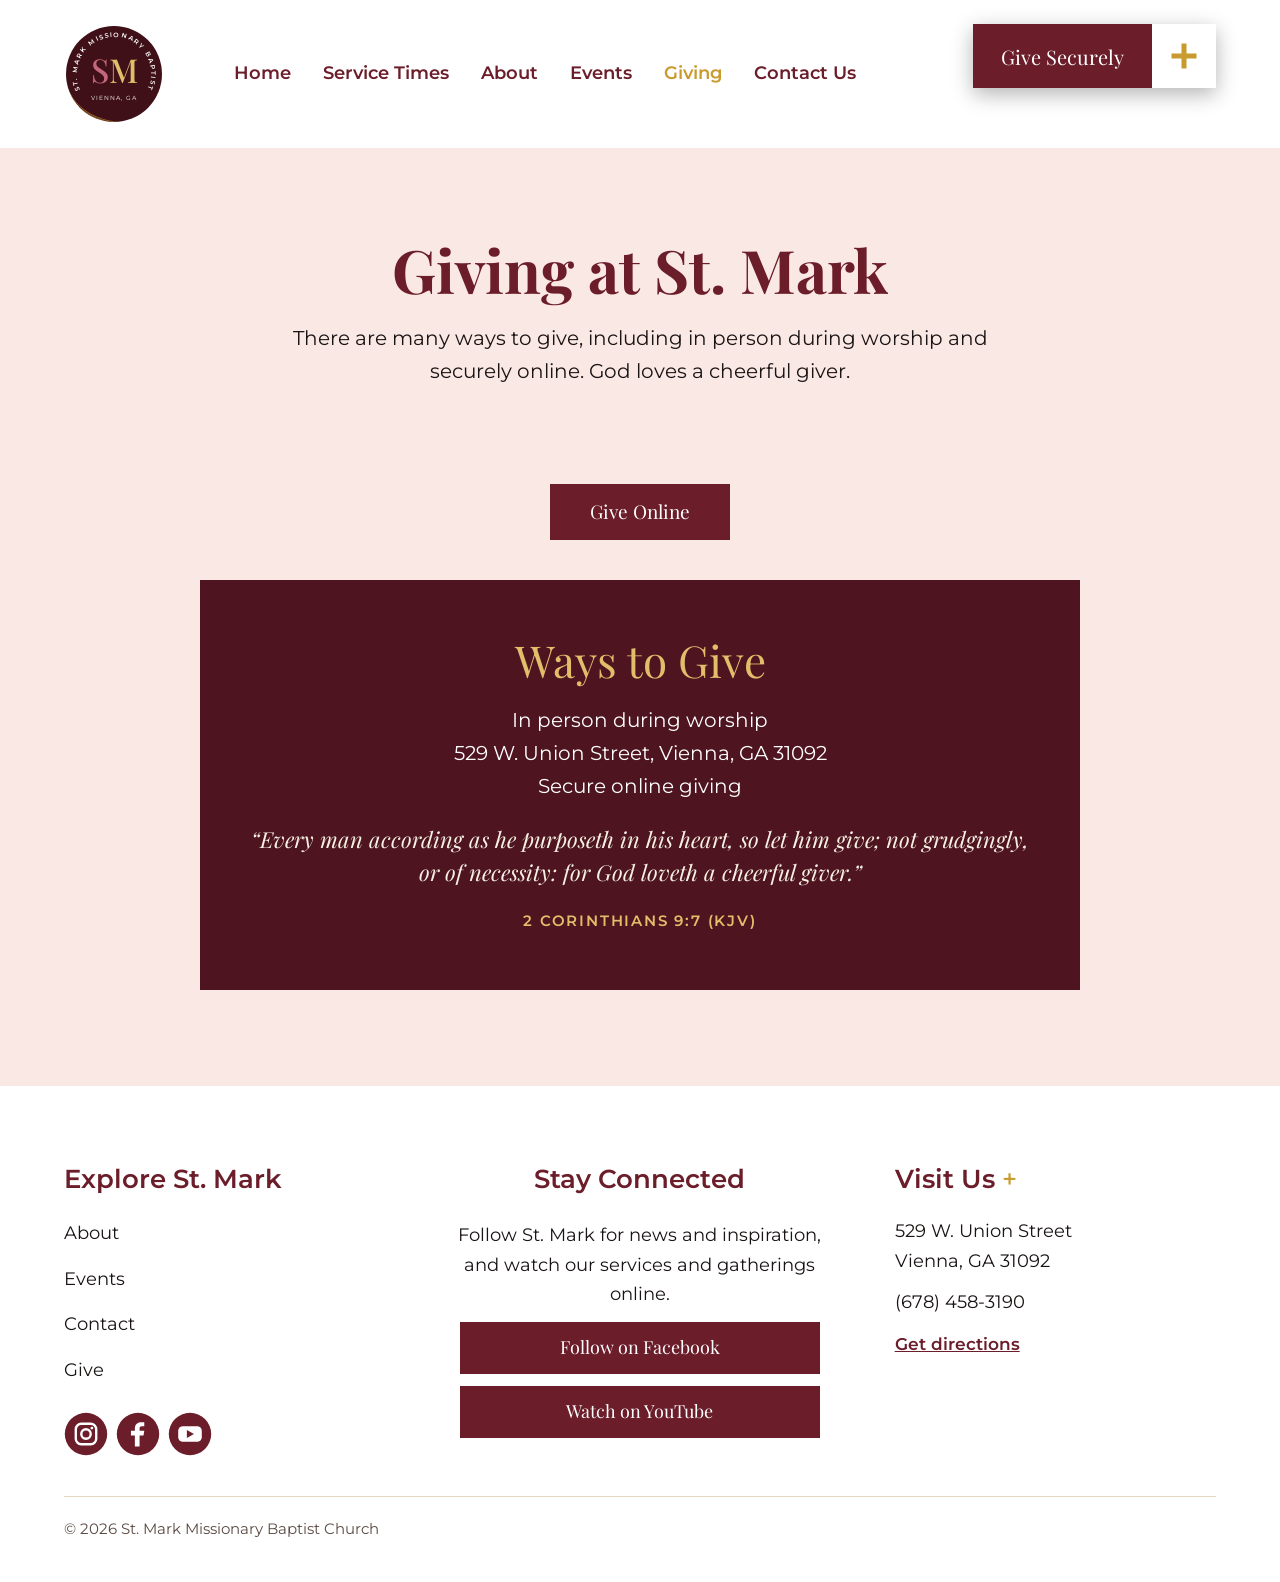
<file: giving.html>
<!doctype html>
<html lang="en">
<head>
<meta charset="utf-8">
<meta name="viewport" content="width=device-width, initial-scale=1">
<title>Giving | St. Mark Missionary Baptist Church</title>
<meta name="description" content="St. Mark Missionary Baptist Church in Vienna, Georgia. Reaching the Lost, Making Disciples, and Transforming Lives.">
<link rel="icon" href="images/favicon.svg" type="image/svg+xml">
<link rel="preconnect" href="https://fonts.googleapis.com">
<link rel="stylesheet" href="https://fonts.googleapis.com/css2?family=Montserrat:wght@400;500;600&family=Playfair+Display:wght@500;700&display=swap">
<link rel="stylesheet" href="style.css?v=4">
</head>
<body>
<script>document.documentElement.className+=" js"</script>
<div style="font-family: 'Montserrat', system-ui, sans-serif; color: #1A1414; background: #F7F1E3; line-height: 1.65; font-size: 17px">

<div class="give-wrap" style="pointer-events: none; position: sticky; top: 0; z-index: 60; height: 0">
<div style="max-width: 1200px; margin: 0 auto; padding: 24px 24px 0; box-sizing: border-box; display: flex; justify-content: flex-end">
<a href="giving.html" style="pointer-events: auto; display: inline-flex; align-items: stretch; text-decoration: none; color: #FFFFFF; box-shadow: 0 6px 20px rgba(0,0,0,0.3)"><span style="display: flex; align-items: center; min-height: 64px; padding: 0 28px; box-sizing: border-box; background: #6B1D2A; font-family: 'Playfair Display', Georgia, serif; font-size: 20px">Give Securely</span><span aria-hidden="true" style="width: 64px; background: #FFFFFF; display: flex; align-items: center; justify-content: center"><svg viewBox="0 0 24 24" width="30" height="30"><path d="M12 2v20M2 12h20" stroke="#C99A2E" stroke-width="4" fill="none"/></svg></span></a>
</div>
</div>

<header style="background: #FFFFFF">
<div style="max-width: 1200px; margin: 0 auto; padding: 0 24px; box-sizing: border-box">
<nav style="display: flex; flex-wrap: wrap; align-items: center; justify-content: space-between; gap: 16px 32px; padding: 24px 0">
<a href="index.html" aria-label="St. Mark Missionary Baptist Church, home" style="flex: 0 0 auto; display: block">
<svg viewBox="0 0 200 200" width="100" height="100" aria-hidden="true" style="display: block"><defs><clipPath id="logoClip"><circle cx="100" cy="100" r="96"/></clipPath><path id="logoArc" d="M 47.7 152.3 A 74 74 0 1 1 152.3 152.3"/></defs><circle cx="100" cy="100" r="96" fill="#3F1018"/><g clip-path="url(#logoClip)" fill="none" stroke="#C99A2E" stroke-width="1.2"><path d="M4 120 C 20 175, 80 205, 150 196"/><path d="M4 128 C 24 180, 84 208, 156 200"/><path d="M4 136 C 28 186, 88 212, 162 204"/><path d="M4 144 C 32 192, 92 216, 168 208"/></g><text font-family="Montserrat, sans-serif" font-size="13" font-weight="600" letter-spacing="2.6" fill="#FFFFFF"><textPath href="#logoArc" startOffset="50%" text-anchor="middle">ST. MARK MISSIONARY BAPTIST</textPath></text><text x="100" y="118" text-anchor="middle" font-family="Playfair Display, Georgia, serif" font-size="66" font-weight="500"><tspan fill="#C4677C">S</tspan><tspan fill="#E2BE6A">M</tspan></text><text x="100" y="152" text-anchor="middle" font-family="Montserrat, sans-serif" font-size="11" letter-spacing="2" fill="#FFFFFF">VIENNA, GA</text></svg>
</a>
<div id="site-menu" class="nav-links" style="display: flex; flex-wrap: wrap; justify-content: center; gap: 4px 32px; font-weight: 600; font-size: 18px">
<a href="index.html" style="color: #6B1D2A; text-decoration: none; padding: 10px 0">Home</a>
<a href="index.html#times" style="color: #6B1D2A; text-decoration: none; padding: 10px 0">Service Times</a>
<a href="about.html" style="color: #6B1D2A; text-decoration: none; padding: 10px 0">About</a>
<a href="events.html" style="color: #6B1D2A; text-decoration: none; padding: 10px 0">Events</a>
<a href="giving.html" aria-current="page" style="color: #C99A2E; text-decoration: none; padding: 10px 0">Giving</a>
<a href="contact.html" style="color: #6B1D2A; text-decoration: none; padding: 10px 0">Contact Us</a>
</div>
<button class="menu-btn" type="button" aria-label="Menu" aria-expanded="false" aria-controls="site-menu"><span class="bars" aria-hidden="true"></span><span class="lbl">Menu</span></button>
<div aria-hidden="true" style="flex: 0 0 290px; height: 64px"></div>
</nav>
<a class="give-bar" href="giving.html">Give Securely</a>
</div>
<div style="background: #FAE8E5; padding: 88px 24px 96px">
<div style="max-width: 760px; margin: 0 auto; text-align: center; display: flex; flex-direction: column; gap: 20px; align-items: center">
<h1 style="margin: 0; font-family: 'Playfair Display', Georgia, serif; font-weight: 700; font-size: clamp(38px, 5.5vw, 60px); line-height: 1.1; color: #6B1D2A; text-wrap: balance">Giving at St. Mark</h1>
<p style="margin: 0; font-size: 20px; color: #1A1414">There are many ways to give, including in person during worship and securely online. God loves a cheerful giver.</p>
</div>
</div>
</header>


<section style="background: #FAE8E5; padding: 0 24px 96px">
<div style="max-width: 880px; margin: 0 auto; display: flex; flex-direction: column; align-items: center; gap: 40px">
<div style="display: flex; flex-wrap: wrap; justify-content: center; gap: 16px">
<a class="btn-big" href="https://app.autobooks.co/pay/st-mark-missionary-baptist-church-1" style="display: inline-flex; align-items: center; justify-content: center; min-height: 56px; padding: 0 40px; box-sizing: border-box; background: #6B1D2A; color: #FFFFFF; font-family: 'Playfair Display', Georgia, serif; font-size: 19px; text-decoration: none">Give Online</a>
</div>
<div style="width: 100%; box-sizing: border-box; background: #4E1420; color: #FFFFFF; padding: 56px 48px; display: flex; flex-direction: column; gap: 20px; text-align: center; align-items: center">
<div style="font-family: 'Playfair Display', Georgia, serif; font-size: clamp(30px, 4vw, 44px); line-height: 1.1; color: #E2BE6A">Ways to Give</div>
<div style="font-size: 20px">In person during worship<br>529 W. Union Street, Vienna, GA 31092<br>Secure online giving</div>
<p style="margin: 0; font-family: 'Playfair Display', Georgia, serif; font-style: italic; font-size: 22px; line-height: 1.5; color: #F7F1E3">&ldquo;Every man according as he purposeth in his heart, so let him give; not grudgingly, or of necessity: for God loveth a cheerful giver.&rdquo;</p>
<div style="font-size: 15px; font-weight: 600; letter-spacing: 0.12em; text-transform: uppercase; color: #E2BE6A">2 Corinthians 9:7 (KJV)</div>
</div>
</div>
</section>

<footer style="background: #FFFFFF; color: #1A1414; padding: 72px 0 40px">
<div style="max-width: 1200px; margin: 0 auto; padding: 0 24px; box-sizing: border-box; display: flex; flex-direction: column; gap: 40px">
<div style="display: flex; flex-wrap: wrap; gap: 40px 64px">
<div style="flex: 1 1 240px; min-width: 0; display: flex; flex-direction: column; gap: 4px">
<div style="font-weight: 600; font-size: 26px; color: #6B1D2A; padding-bottom: 8px">Explore St. Mark</div>
<a href="about.html" style="color: #1A1414; text-decoration: none; padding: 6px 0; font-size: 18px">About</a>
<a href="events.html" style="color: #1A1414; text-decoration: none; padding: 6px 0; font-size: 18px">Events</a>
<a href="contact.html" style="color: #1A1414; text-decoration: none; padding: 6px 0; font-size: 18px">Contact</a>
<a href="giving.html" style="color: #1A1414; text-decoration: none; padding: 6px 0; font-size: 18px">Give</a>
<div style="display: flex; gap: 8px; padding-top: 16px">
<a href="https://www.instagram.com/stmarkmissionarybaptistchurch/" aria-label="St. Mark on Instagram" style="display: block; width: 44px; height: 44px"><svg viewBox="0 0 56 56" width="44" height="44" aria-hidden="true"><circle cx="28" cy="28" r="27" fill="#6B1D2A"/><rect x="15" y="15" width="26" height="26" rx="7" fill="none" stroke="#FFFFFF" stroke-width="3"/><circle cx="28" cy="28" r="6" fill="none" stroke="#FFFFFF" stroke-width="3"/><circle cx="35.5" cy="20.5" r="1.8" fill="#FFFFFF"/></svg></a>
<a href="https://www.facebook.com/profile.php?id=61590304181122" aria-label="St. Mark on Facebook" style="display: block; width: 44px; height: 44px"><svg viewBox="0 0 56 56" width="44" height="44" aria-hidden="true"><circle cx="28" cy="28" r="27" fill="#6B1D2A"/><path d="M30 44V30h5l1-6h-6v-3c0-2 1-3 3-3h3v-5h-4c-5 0-8 3-8 8v3h-5v6h5v14z" fill="#FFFFFF"/></svg></a>
<a href="https://www.youtube.com/@StMarkMissionaryBaptistChurch1" aria-label="St. Mark on YouTube" style="display: block; width: 44px; height: 44px"><svg viewBox="0 0 56 56" width="44" height="44" aria-hidden="true"><circle cx="28" cy="28" r="27" fill="#6B1D2A"/><rect x="13" y="18" width="30" height="20" rx="6" fill="#FFFFFF"/><path d="M24 23l9 5-9 5z" fill="#6B1D2A"/></svg></a>
</div>
</div>
<div style="flex: 1 1 300px; min-width: 0; display: flex; flex-direction: column; align-items: center; gap: 12px; text-align: center">
<div style="font-weight: 600; font-size: 26px; color: #6B1D2A; padding-bottom: 8px">Stay Connected</div>
<p style="margin: 0; font-size: 18px">Follow St. Mark for news and inspiration, and watch our services and gatherings online.</p>
<a href="https://www.facebook.com/profile.php?id=61590304181122" style="display: flex; align-items: center; justify-content: center; width: 100%; max-width: 360px; min-height: 52px; box-sizing: border-box; background: #6B1D2A; color: #FFFFFF; font-family: 'Playfair Display', Georgia, serif; font-size: 18px; text-decoration: none">Follow on Facebook</a>
<a href="https://www.youtube.com/@StMarkMissionaryBaptistChurch1" style="display: flex; align-items: center; justify-content: center; width: 100%; max-width: 360px; min-height: 52px; box-sizing: border-box; background: #6B1D2A; color: #FFFFFF; font-family: 'Playfair Display', Georgia, serif; font-size: 18px; text-decoration: none">Watch on YouTube</a>
</div>
<div style="flex: 1 1 240px; min-width: 0; display: flex; flex-direction: column; gap: 12px">
<div style="font-weight: 600; font-size: 26px; color: #6B1D2A; padding-bottom: 4px">Visit Us <span aria-hidden="true" style="color: #C99A2E; font-weight: 500">+</span></div>
<div style="font-size: 18px">529 W. Union Street<br>Vienna, GA 31092</div>
<div style="font-size: 18px">(678) 458-3190</div>
<div><a href="https://www.google.com/maps/search/?api=1&amp;query=529+W.+Union+Street+Vienna+GA+31092" style="font-weight: 600">Get directions</a></div>
</div>
</div>
<div style="border-top: 1px solid #E3D8BF; padding-top: 20px; color: #5A4A42; font-size: 15px">&copy; 2026 St. Mark Missionary Baptist Church</div>
</div>
</footer>

</div>
<button class="to-top" type="button" aria-label="Back to top"><svg viewBox="0 0 24 24" width="28" height="28" aria-hidden="true"><path d="M4 16l8-8 8 8" stroke="#fff" stroke-width="3" fill="none"/></svg></button>
<script src="script.js?v=4"></script>
</body>
</html>
</file>
<file: style.css>
body{margin:0}
a{color:#6B1D2A}a:hover{color:#4E1420}
.collage{display:grid;grid-template-columns:repeat(12,minmax(0,1fr));grid-template-rows:repeat(8,110px);gap:12px}
.collage img{display:block;width:100%;height:100%;object-fit:cover}
.c1{grid-column:1/9;grid-row:1/6}
.c2{grid-column:9/13;grid-row:1/4}
.c3{grid-column:9/13;grid-row:4/9}
.c4{grid-column:1/5;grid-row:6/9}
.c5{grid-column:5/9;grid-row:6/9}
@media (max-width:760px){.collage{grid-template-columns:repeat(2,minmax(0,1fr));grid-template-rows:none;grid-auto-rows:200px}.c1{grid-column:1/3;grid-row:auto}.c2,.c3,.c4,.c5{grid-column:auto;grid-row:auto}}
@keyframes wipe{from{clip-path:inset(0 100% 0 0)}to{clip-path:inset(0 0 0 0)}}
@keyframes rise{from{opacity:0;transform:translateY(80px)}to{opacity:1;transform:none}}
@keyframes nudge{0%,100%{transform:translateY(0)}50%{transform:translateY(10px)}}
.cue{animation:nudge 1.6s ease-in-out infinite}
@media (prefers-reduced-motion:reduce){.wipe,.rise,.cue{animation:none}}
html{scroll-behavior:smooth}
*{box-sizing:border-box}
img,video{max-width:100%}
a:focus-visible,button:focus-visible{outline:3px solid #C99A2E;outline-offset:2px}
@media (max-width:760px){
nav{padding-top:76px!important}
nav div[aria-hidden="true"]{display:none!important}
.give-wrap>div{padding:12px 12px 0!important}
.give-wrap a span:first-child{min-height:48px!important;padding:0 16px!important;font-size:16px!important}
.give-wrap a span:last-child{width:48px!important}
figure[style*="float: left"]{float:none!important;margin:0 auto 24px!important}
}


/* scroll reveal (works in every browser) */
.js .rise{opacity:0;transform:translateY(56px);transition:opacity .8s ease,transform .8s ease}
.js .rise.in{opacity:1;transform:none}
.js .wipe{clip-path:inset(0 100% 0 0);transition:clip-path 1.1s ease}
.js .wipe.in{clip-path:inset(0 0 0 0)}
@media (prefers-reduced-motion:reduce){.js .rise,.js .wipe{opacity:1;transform:none;clip-path:none;transition:none}}
/* menu button + tablet/phone navigation */
.menu-btn{display:none;align-items:center;gap:10px;min-height:48px;padding:0 18px;border:2px solid #C99A2E;background:transparent;color:inherit;font:600 17px Montserrat,system-ui,sans-serif;cursor:pointer;border-radius:4px}
.menu-btn .bars{display:block;width:20px;height:14px;border-top:2px solid currentColor;border-bottom:2px solid currentColor;position:relative}
.menu-btn .bars:after{content:"";position:absolute;left:0;right:0;top:4px;border-top:2px solid currentColor}
header .menu-btn{color:#6B1D2A}
header[style*="position: sticky"] .menu-btn{color:#FFFFFF}
@media (max-width:1100px){
 nav{align-items:flex-end!important;padding-top:84px!important;padding-bottom:20px!important}
 nav div[aria-hidden="true"]{display:none!important}
 .menu-btn{display:inline-flex;order:2}
 .nav-links{display:none!important;order:3;flex:1 0 100%;flex-direction:column!important;align-items:stretch!important;background:#3F1018;margin-top:8px;padding:8px 20px!important;gap:0!important}
 nav.open .nav-links{display:flex!important}
 .nav-links a{color:#F7F1E3!important;padding:16px 0!important;border-bottom:1px solid rgba(255,255,255,.14);font-size:19px!important}
 .nav-links a:last-child{border-bottom:0}
 .nav-links a[aria-current]{color:#E2BE6A!important}
 .give-wrap>div{padding:16px 16px 0!important}
 .give-wrap a span:first-child{min-height:52px!important;padding:0 20px!important;font-size:18px!important}
 .give-wrap a span:last-child{width:52px!important}
}
@media (max-width:760px){
 nav{padding-top:76px!important}
 nav svg{width:80px;height:80px}
 section,footer{overflow-wrap:break-word}
 h1{font-size:clamp(34px,10vw,48px)!important}
 .collage{gap:8px}
}
@media (max-width:640px){
 body{font-size:16px}
 figure[style*="float"]{width:100%!important;max-width:320px}
}

/* ---- v3: clicks, give bar, back-to-top, verse band ---- */
nav{position:relative;z-index:80}
nav a,.menu-btn{position:relative;z-index:81}
.give-bar{display:none}
.to-top{position:fixed;left:12px;bottom:12px;z-index:90;width:52px;height:52px;border:0;background:#6B1D2A;color:#fff;cursor:pointer;opacity:0;pointer-events:none;transition:opacity .25s;display:flex;align-items:center;justify-content:center;box-shadow:0 4px 14px rgba(0,0,0,.3)}
.to-top.show{opacity:.92;pointer-events:auto}
.verse{background:#FAE8E5;padding:72px 24px;text-align:center}
.verse p{max-width:820px;margin:0 auto;font:500 clamp(20px,2.4vw,28px)/1.6 Montserrat,system-ui,sans-serif;color:#74197E;color:#6B1D2A}
.verse b{display:block;margin-top:16px;font:700 clamp(18px,2vw,24px) Montserrat,system-ui,sans-serif;color:#6B1D2A}
/* ---- phones: follow the church-site mobile pattern ---- */
@media (max-width:760px){
 .give-wrap{display:none!important}
 header nav{margin:0 -24px!important;padding:14px 24px!important;background:#FFFFFF!important;justify-content:center!important;align-items:center!important;min-height:112px}
 header nav>a:first-child svg{width:96px;height:96px}
 .menu-btn{position:absolute!important;right:14px;top:50%;transform:translateY(-50%);border:0!important;padding:8px!important;min-width:48px;color:#C99A2E!important}
 .menu-btn .lbl{display:none}
 .menu-btn .bars{width:32px;height:22px;border-top-width:3px;border-bottom-width:3px}
 .menu-btn .bars:after{top:7px;border-top-width:3px}
 .nav-links{width:calc(100% + 48px)!important;flex:none!important;margin:14px -24px -14px!important;padding:6px 24px!important}
 .give-bar{display:flex;align-items:center;justify-content:center;margin:0 -24px;min-height:64px;background:#6B1D2A;color:#fff!important;text-decoration:none;font:400 22px "Playfair Display",Georgia,serif}
 .hero-h1,.hero-p{text-align:center;margin-left:auto!important;margin-right:auto!important}
 .hero-ctl{justify-content:center!important}
 .btn-big{display:flex!important;width:100%;justify-content:center}
 .vision>div{text-align:center;justify-content:center!important}
 .vision h2,.vision p{flex-basis:100%!important}
 .vision-social{border-left:0!important;padding-left:0!important;justify-content:center!important;flex:1 1 100%!important}
 #times>div{padding:0!important;gap:28px!important}
 #times>div>h2{padding:0 24px}
 #times>div>div{gap:0!important}
 #times a.rise{padding:48px 28px!important;flex-basis:100%!important}
 #pastor .rise{max-width:none!important}
 #pastor .rise h2{text-align:center}
 #pastor>div:last-child{padding:48px 24px!important}
 .verse{padding:56px 24px}
}

.give-wrap{pointer-events:none}
.give-wrap a{pointer-events:auto}
</file>
